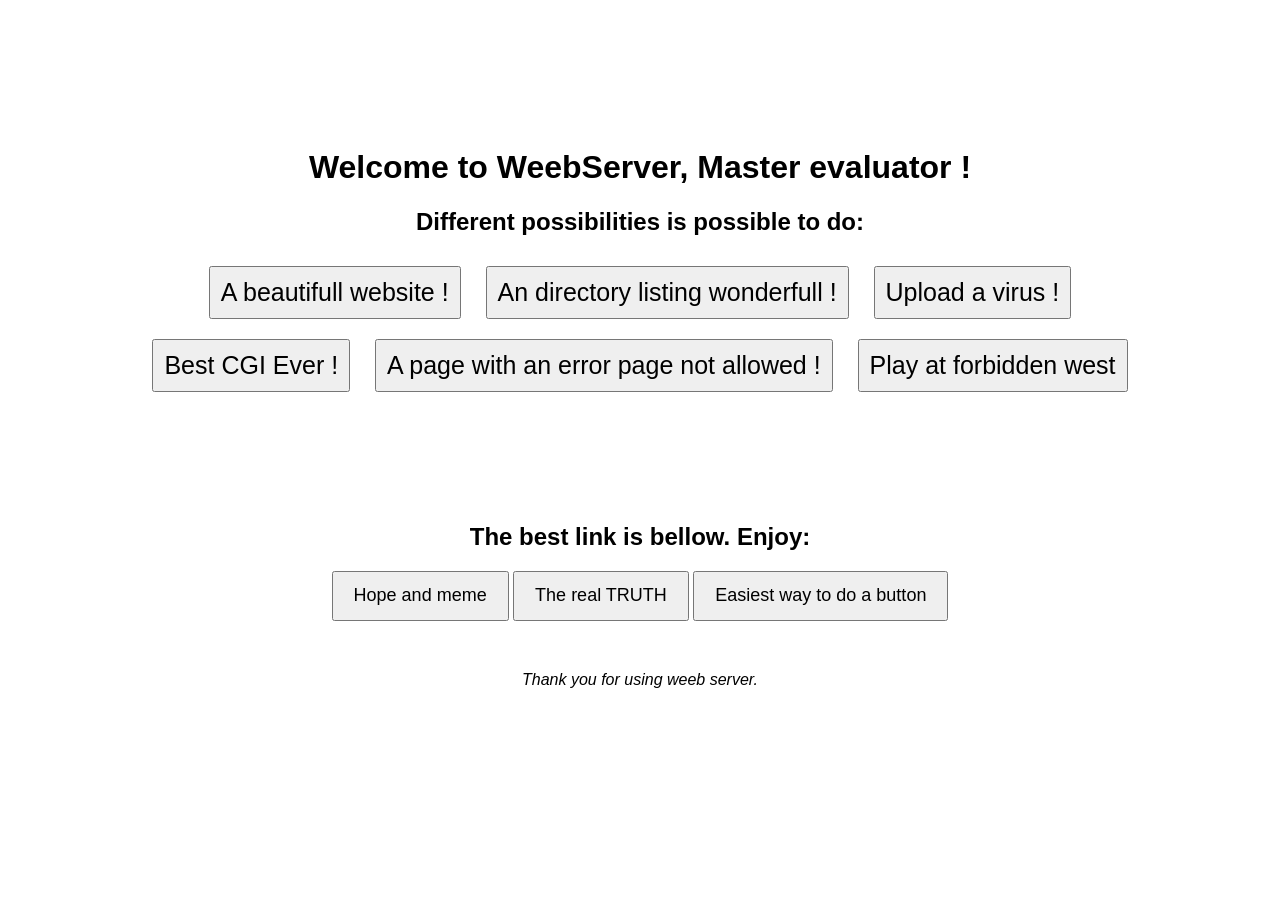
<file: www/index.html>
<!DOCTYPE html>
<html>

<head>
    <title>WeebServe!</title>
    <style>
        html {
            color-scheme: light dark;
        }

        body {
            font-family: Tahoma, Verdana, Arial, sans-serif;
        }
    </style>
</head>

<body style="display: block;margin: 5%; padding: 5%;">
    <center>
        <h1>Welcome to WeebServer, Master evaluator !</h1>
        <h2>Different possibilities is possible to do:</h2>
        <p>
            <button style="margin: 1%; padding: 10px; font-size: 25px;" onclick=" location.href='/tapir'"
                type=" button">
                A beautifull website !</button>
            <button style="margin: 1%; padding: 10px; font-size: 25px;" onclick="location.href='/mail_send'"
                type="button">
                An directory listing wonderfull !</button>
            <button style="margin: 1%; padding: 10px; font-size: 25px;" onclick="location.href='/hack'" type="button">
                Upload a virus !</button>
            <button style="margin: 1%; padding: 10px; font-size: 25px;" onclick="location.href='/cgi-bin/test.py'"
                type="button">Best CGI Ever !</button>
            <button style="margin: 1%; padding: 10px; font-size: 25px;" onclick="location.href='/notwork'"
                type="button">A page with an error page not allowed !</button>
            <button style="margin: 1%; padding: 10px; font-size: 25px;" onclick="location.href='/test'"
                type="button">Play at forbidden west</button>
        </p>
        <p style="flex-direction: row; align-items: center; padding-top: 30px; padding-bottom: 30px; font-size: 30px;">
        <h2>The best link is bellow. Enjoy: </h2>
        <button style="height: 50px; padding-inline: 20px; font-size: 18px;"
            onclick="location.href='https://gettrumpmemes.com/'">Hope and
            meme</button>
        <button style="height: 50px; padding-inline: 20px; font-size: 18px;"
            onclick="location.href='https://www.whitehouse.gov/aliens/'">The real
            TRUTH</button>
        <button style="height: 50px; padding-inline: 20px; font-size: 18px;"
            onclick="location.href='https://www.youtube.com/watch?v=xE9W9Ghe4Jk'">Easiest
            way to do a button</button>
        </p>
        <br>
        <p><em>Thank you for using weeb server.</em></p>
    </center>
</body>

</html>
</file>
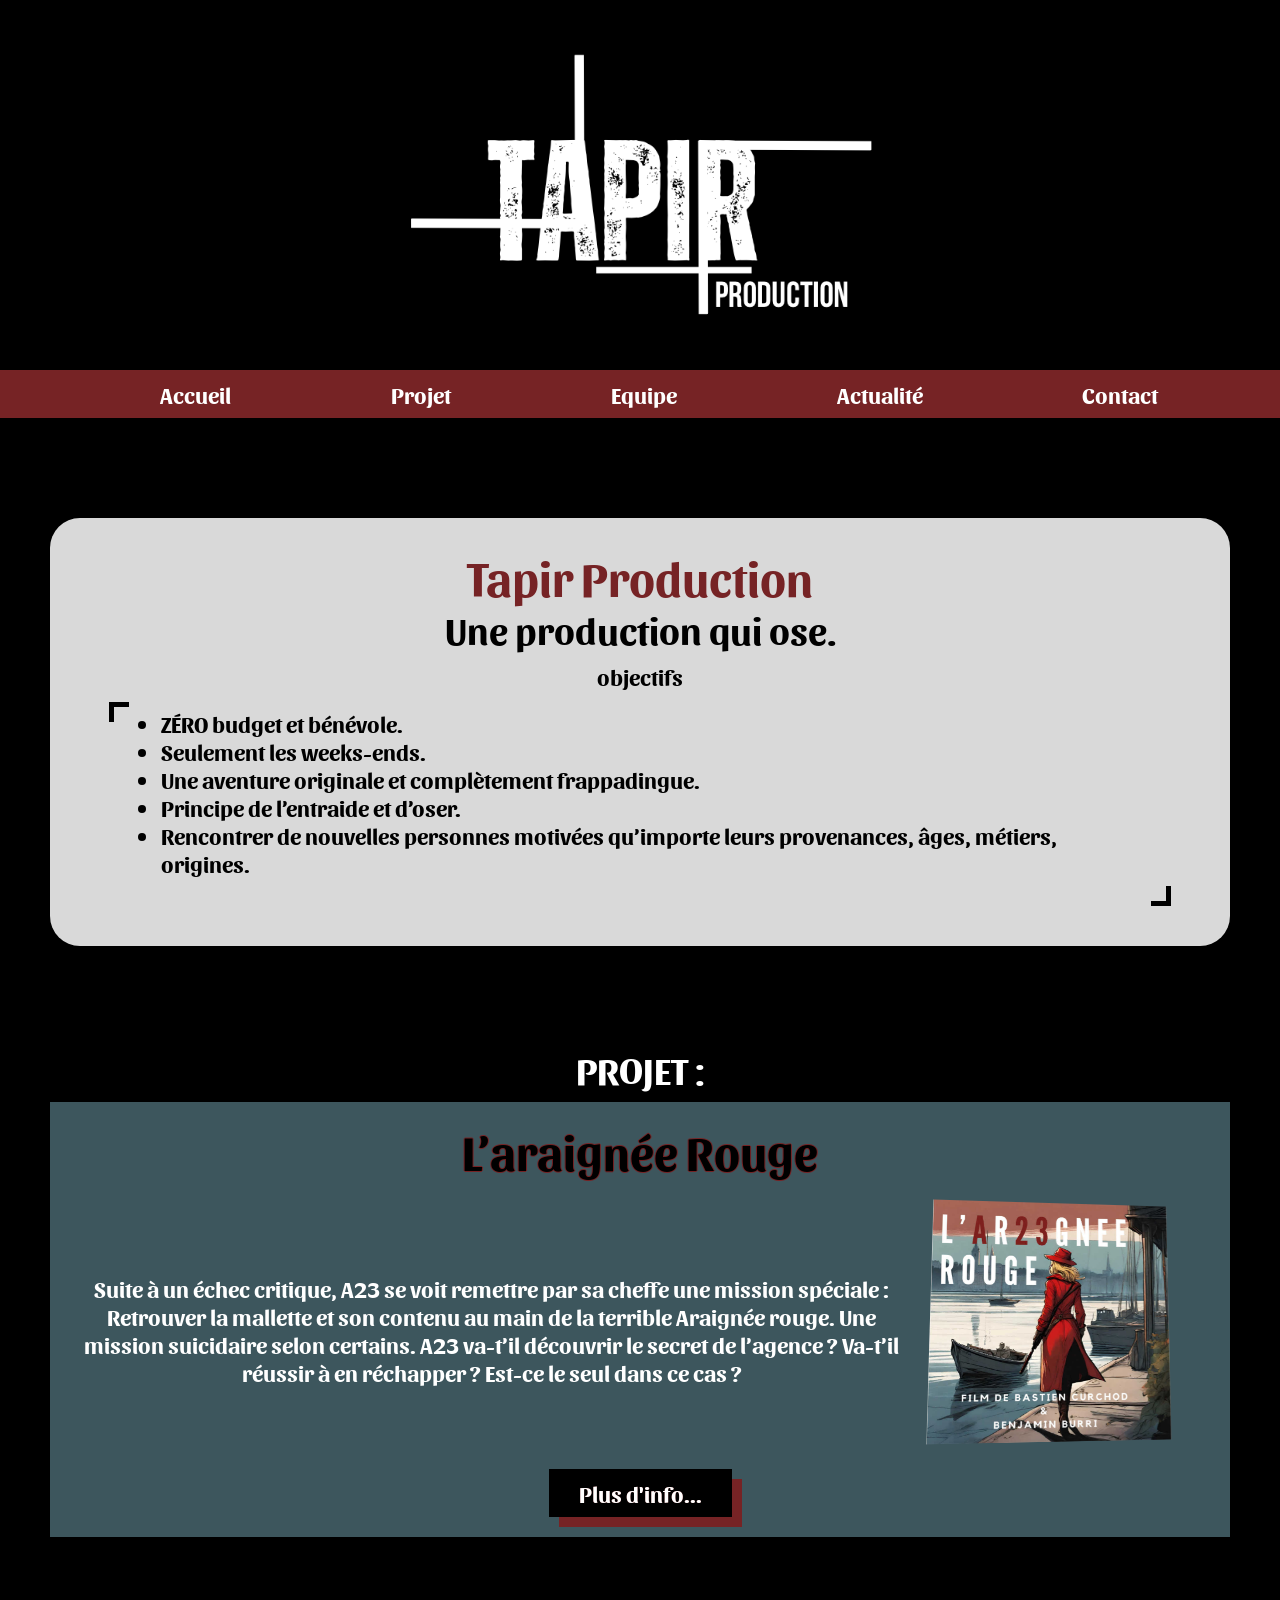
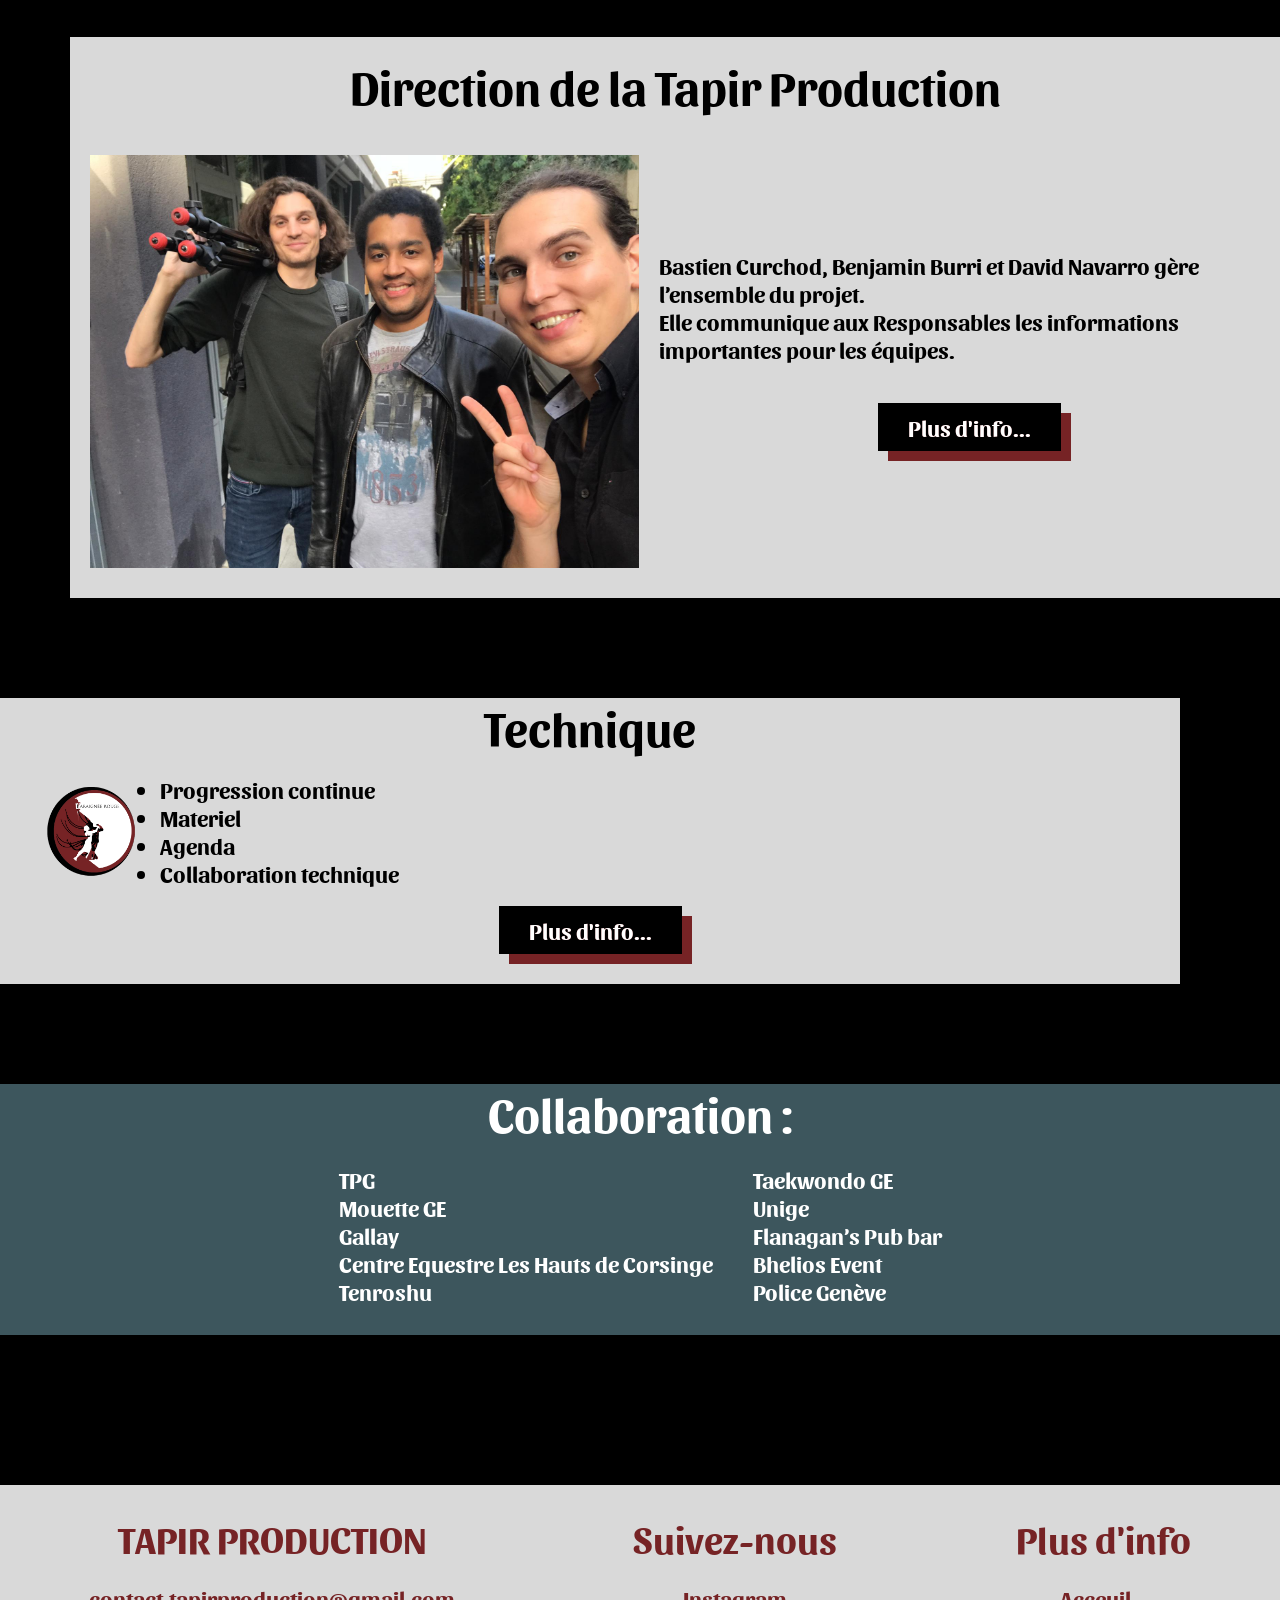
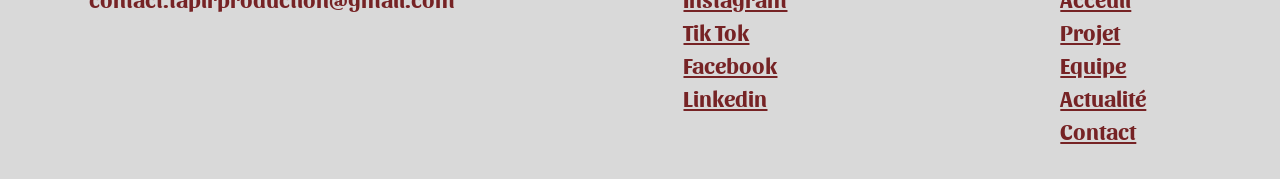
<file: www/tapir/index.html>
<!DOCTYPE html>
<html lang="fr">

<head>
    <meta charset="UTF-8">
    <link rel="icon" href="assets\img\logo.png">
    <meta name="viewport" content="width=device-width, initial-scale=1.0">
    <title>TAPIR Production</title>
    <link rel="stylesheet" href="style.css">
    <style>
        @import url("https://fonts.googleapis.com/css2?family=Sansita:ital,wght@0,400;0,700;0,800;0,900;1,400;1,700;1,800;1,900&display=swap");
    </style>
</head>

<body>
    <div class="mainImage">
        <img src="./assets/img/tapir pro.png" alt="itapir logo" width="40%">
    </div>
    <nav>
        <a href="">
            <h3>Accueil</h3>
        </a>
        <a href="">
            <h3>Projet</h3>
        </a>
        <a href="">
            <h3>Equipe</h3>
        </a>
        <a href="">
            <h3>Actualité</h3>
        </a>
        <a href="">
            <h3>Contact</h3>
        </a>
    </nav>

    <div class="introTapirPro">
        <div class="tTapir">
            <h1>Tapir Production</h1>
        </div>
        <div class="proOse">
            <h2>Une production qui ose.</h2>
        </div>
        <div class="form1"></div>
        <div class="objectif">
            <h3>objectifs</h3>
        </div>
        <ul class="lstObjectif">
            <h3>
                <li>ZÉRO budget et bénévole.</li>
                <li>Seulement les weeks-ends.</li>
                <li>Une aventure originale et complètement frappadingue.</li>
                <li>Principe de l’entraide et d’oser.</li>
                <li>Rencontrer de nouvelles personnes motivées qu’importe leurs provenances, âges, métiers, origines.
                </li>
            </h3>
        </ul>
        <div class="form2"></div>
    </div>
    <div class="project_text">
        <h2>PROJET :</h2>
    </div>
    <div class="projet">
        <div class="title_project">
            <h1>L’araignée Rouge</h1>
        </div>
        <div class="structProjet">
            <div class="resume">
                <h3>
                    <center>
                        Suite à un échec critique, A23 se voit remettre par sa cheffe une mission spéciale :
                        Retrouver la mallette et son contenu au main de la terrible Araignée rouge.
                        Une mission suicidaire selon certains. A23 va-t’il découvrir le secret de l’agence ?
                        Va-t’il réussir à en réchapper ? Est-ce le seul dans ce cas ?
                    </center>
                </h3>
            </div>

            <div class="img_project">
                <img src="./assets/img/titre_film.jpg" alt="img film" class="imgResume">
            </div>
        </div>
        <div class="plusInfo">
            <a href="">
                <h3>Plus d'info...</h3>
            </a>
        </div>
    </div>
    <div class="Direction">
        <div class="title_dir">
            <h1>Direction de la Tapir Production</h1>
        </div>
        <div class="information">
            <div class="img_resp">
                <img src="./assets/img/Responsable.jpg" alt="responsable">
            </div>
            <div class="descr_resp">
                <h3>
                    Bastien Curchod, Benjamin Burri et David Navarro gère l’ensemble du projet.<br>
                    Elle communique aux Responsables les informations importantes pour les équipes.
                </h3>
                <div class="plusInfo">
                    <a href="">
                        <h3>Plus d'info...</h3>
                    </a>
                </div>
            </div>
        </div>

    </div>
    <div class="technique">
        <div class="title_technique">
            <h1>Technique</h1>
        </div>

        <ul class="info">
            <div class="img_logo">
                <img src="./assets/img/logo.png" alt="logo">
            </div>
            <div class="lst_tech">
                <h3>
                    <li>Progression continue</li>
                    <li>Materiel</li>
                    <li>Agenda</li>
                    <li>Collaboration technique</li>
                </h3>
            </div>
        </ul>
        <div class="plusInfo">
            <a href="">
                <h3>Plus d'info...</h3>
            </a>
        </div>
    </div>

    <div class="partenair">
        <div class="txt_part">
            <h1>Collaboration :</h1> <br>
        </div>
        <div class="lst">
            <div class="lst1">
                <h3>
                    TPG <br>
                    Mouette GE <br>
                    Gallay<br>
                    Centre Equestre Les Hauts de Corsinge<br>
                    Tenroshu<br></h3>
            </div>
            <div class="lst2">
                <h3>
                    Taekwondo GE<br>
                    Unige<br>
                    Flanagan’s Pub bar<br>
                    Bhelios Event<br>
                    Police Genève<br></h3>
            </div>

        </div>
    </div>
    <div class="footPage">
        <div class="lst1">
            <div class="tapir">
                <h2>TAPIR PRODUCTION</h2>
            </div>
            <div class="mail">
                <br>
                <h3>contact.tapirproduction@gmail.com</h3>
            </div>
        </div>
        <div class="lst2">
            <div class="follow">
                <h2>Suivez-nous</h2>
            </div>
            <div class="reseau">
                <br>
                <h3><a href="https://www.instagram.com/tapirproduction/">Instagram</a><br>
                    <h3><a href="https://www.tiktok.com/@tapir_production">Tik Tok</a><br>
                        <h3><a href="https://www.facebook.com/tapir.production/">Facebook</a><br>
                            <h3><a href="https://www.facebook.com/tapir.production/">Linkedin</a><br>
            </div>
        </div>
        <div class="lst3">
            <div class="info">
                <h2>Plus d'info</h2>
            </div>
            <div class="lstPart">
                <div class="lstPart1">
                    <br>
                    <h3><a href="">Acceuil</a><br></h3>
                    <h3><a href="">Projet</a><br></h3>
                    <h3><a href="">Equipe</a><br></h3>
                    <h3><a href="">Actualité</a><br></h3>
                    <h3><a href="">Contact</a><br></h3>
                </div>
                <div class="lstPart2">
                </div>

            </div>
        </div>
    </div>
</body>

</html>
</file>
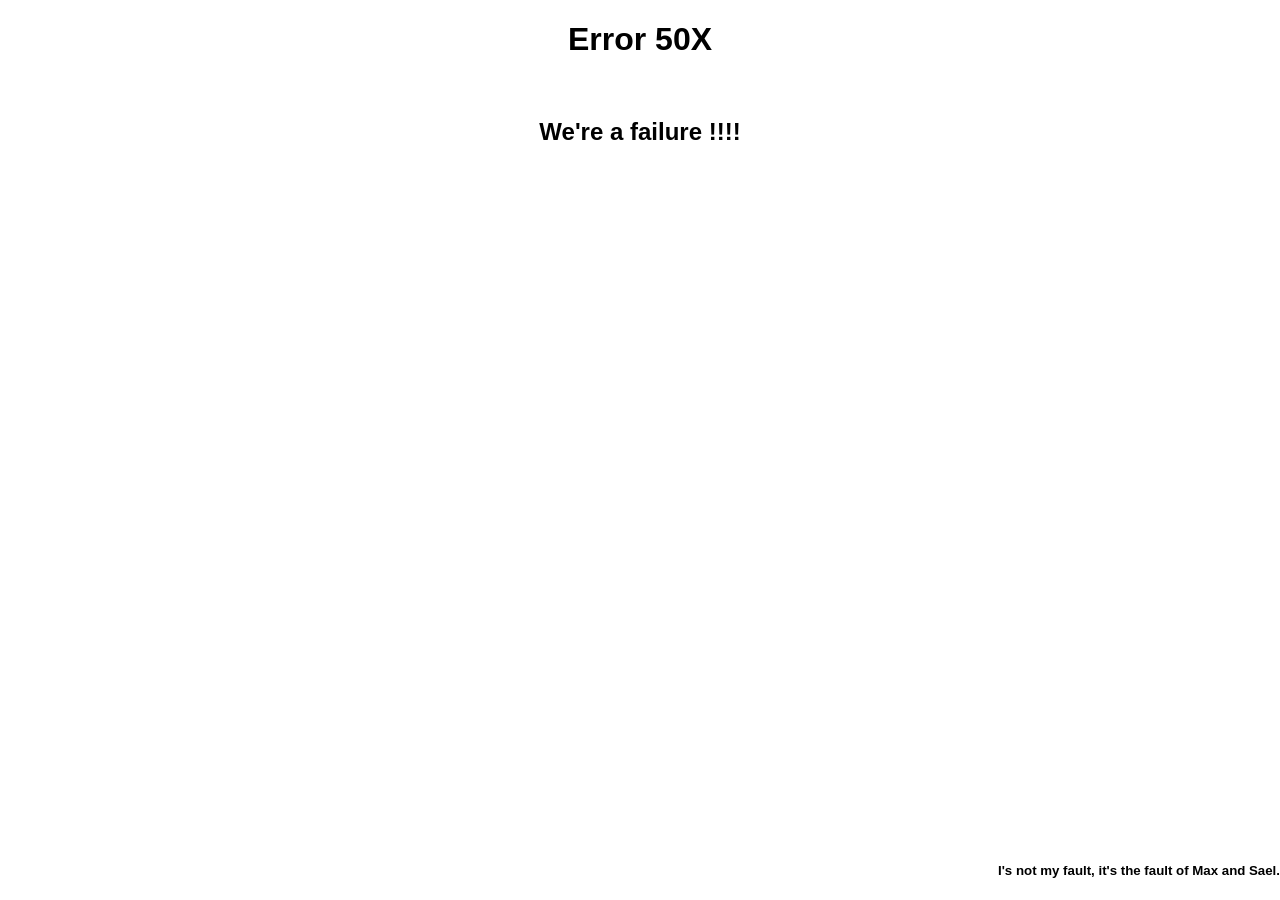
<file: www/error/50X.html>
<!DOCTYPE html>
<html>

<head>
    <title>50X SHIT!</title>
    <style>
        html {
            color-scheme: light dark;
        }

        body {
            width: 35em;
            margin: 0 auto;
            font-family: Tahoma, Verdana, Arial, sans-serif;
            text-align: center;
        }
    </style>
</head>

<body>
    <h1>Error 50X</h1>
    <br>
    <h2>We're a failure !!!!</h2>
    <h5 style="position: absolute;bottom: 0; right: 0;">I's not my fault, it's the fault of Max and Sael.</h5>
</body>

</html>
</file>
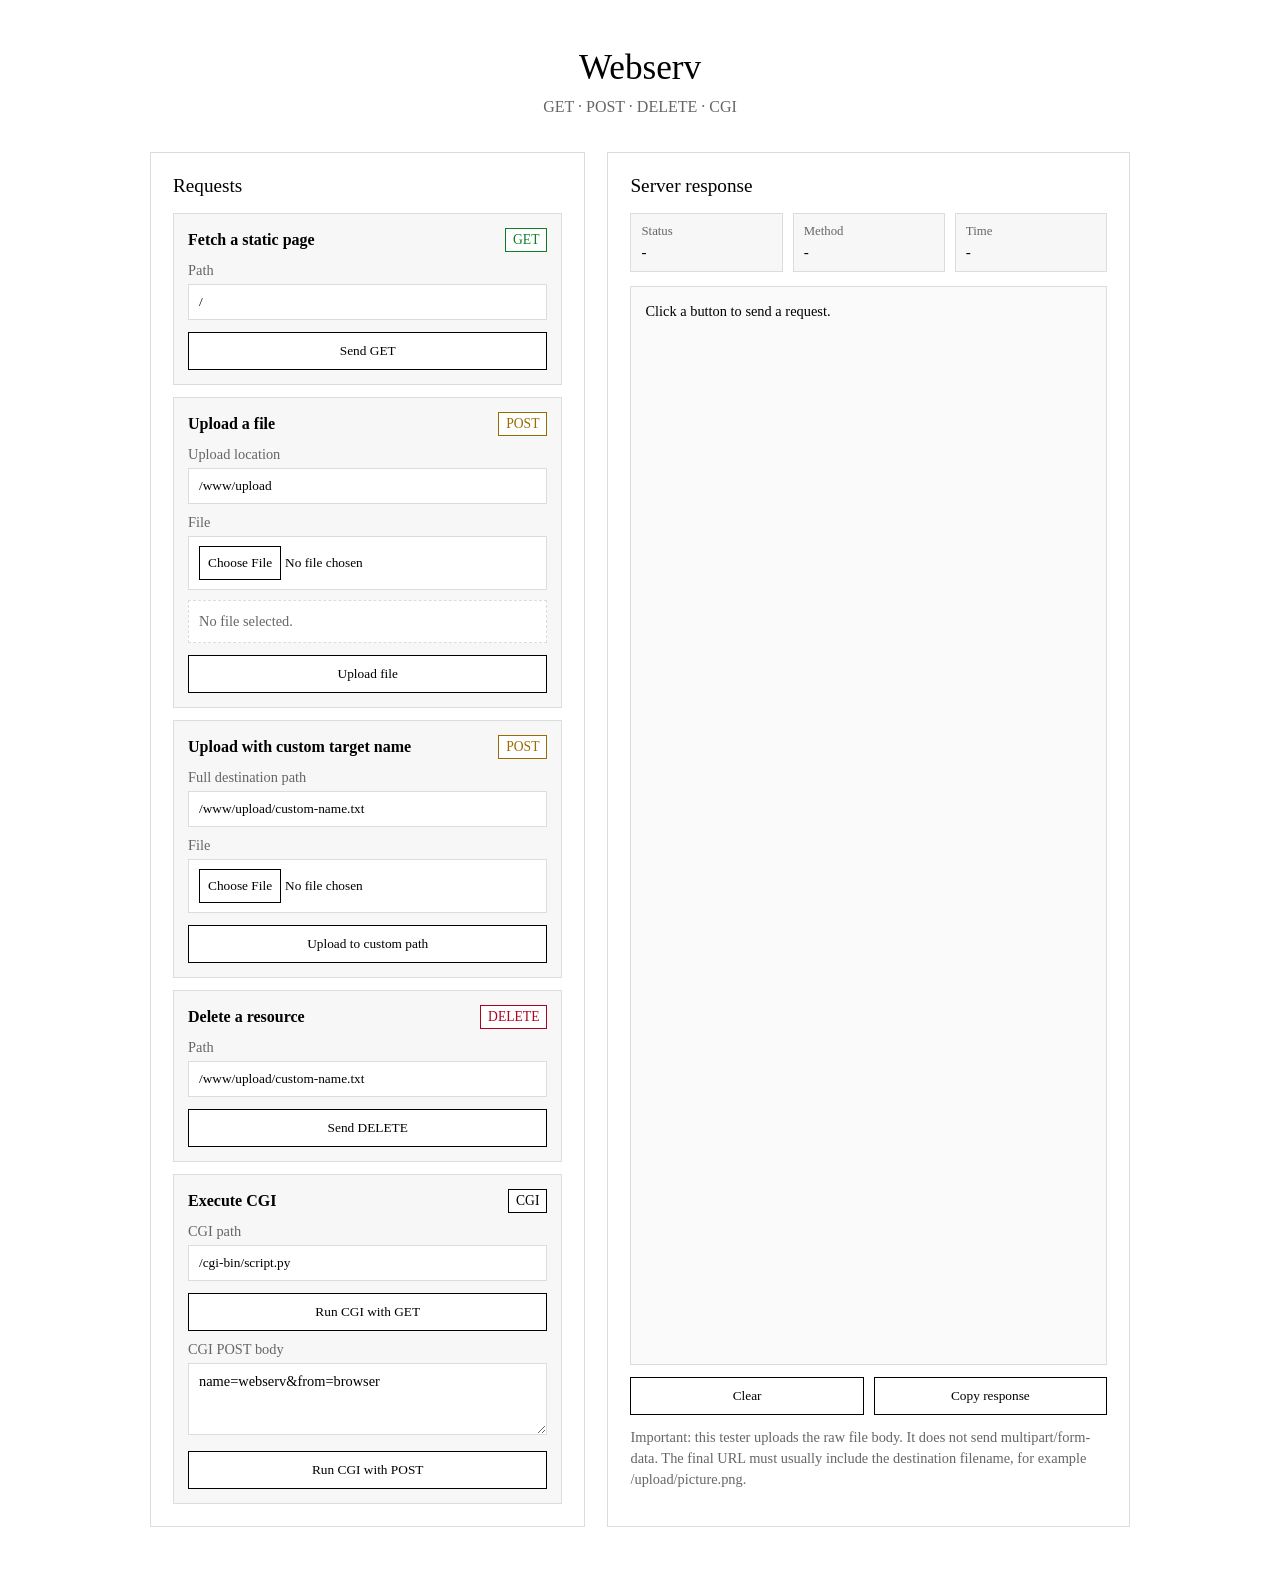
<file: www/hack/tester.html>
<!DOCTYPE html>
<html lang="en">

<head>
    <meta charset="UTF-8">
    <title>webserv tester</title>

    <style>
        :root {
            --bg: #ffffff;
            --fg: #000000;
            --muted: #666666;
            --line: #dcdcdc;
            --soft: #f7f7f7;
            --ok: #0a7f28;
            --bad: #b00020;
            --warn: #9a6b00;
        }

        * {
            box-sizing: border-box;
        }

        body {
            margin: 0;
            min-height: 100vh;
            background: var(--bg);
            color: var(--fg);
            font-family: "Comic Sans MS", cursive;
            display: flex;
            justify-content: center;
            padding: 48px 20px;
        }

        main {
            width: min(980px, 100%);
        }

        header {
            text-align: center;
            margin-bottom: 36px;
        }

        h1 {
            font-size: 2.2em;
            margin: 0 0 10px;
            font-weight: normal;
        }

        .subtitle {
            color: var(--muted);
            margin: 0;
        }

        .logo-scene {
            perspective: 600px;
            display: inline-block;
            margin-top: 22px;
        }

        .logo-miku {
            width: 150px;
            transform: rotateY(180deg);
            transition: transform 0.6s ease;
            transform-style: preserve-3d;
        }

        .logo-miku:hover {
            transform: rotateY(-180deg);
            border-radius: 18px;
        }

        .logo-teto {
            width: 150px;
            transition: transform 0.6s ease;
            transform-style: preserve-3d;
        }

        .logo-teto:hover {
            transform: rotateY(360deg);
            border-radius: 18px;
        }

        .layout {
            display: grid;
            grid-template-columns: 1fr 1.2fr;
            gap: 22px;
        }

        @media (max-width: 780px) {
            .layout {
                grid-template-columns: 1fr;
            }
        }

        section {
            border: 1px solid var(--line);
            background: white;
            padding: 22px;
        }

        h2 {
            margin: 0 0 16px;
            font-size: 1.2em;
            font-weight: normal;
        }

        .test-grid {
            display: grid;
            gap: 12px;
        }

        .test {
            border: 1px solid var(--line);
            padding: 14px;
            background: var(--soft);
        }

        .test-title {
            display: flex;
            align-items: center;
            justify-content: space-between;
            gap: 12px;
            margin-bottom: 10px;
        }

        .method {
            font-size: 0.85em;
            border: 1px solid var(--fg);
            padding: 3px 7px;
            background: white;
        }

        .method.get {
            color: var(--ok);
            border-color: var(--ok);
        }

        .method.post {
            color: var(--warn);
            border-color: var(--warn);
        }

        .method.delete {
            color: var(--bad);
            border-color: var(--bad);
        }

        .method.cgi {
            color: black;
            border-color: black;
        }

        label {
            display: block;
            font-size: 0.9em;
            color: var(--muted);
            margin: 10px 0 5px;
        }

        input,
        textarea {
            width: 100%;
            border: 1px solid var(--line);
            background: white;
            color: black;
            font-family: "Comic Sans MS", cursive;
            padding: 9px 10px;
            outline: none;
        }

        input[type="file"]::file-selector-button {
            padding: 8px;
            background: white;
            border: 1px solid black;
            font-family: "Comic Sans MS", cursive;
        }

        input[type="file"]::file-selector-button:hover {
            background: black;
            color: white;
            transition: transform 0.15s ease, background 0.15s ease, color 0.15s ease;
        }

        textarea {
            min-height: 72px;
            font-family: "Comic Sans MS", cursive;
            resize: vertical;
            font-size: 0.9em;
        }

        input:focus,
        textarea:focus {
            border-color: black;
        }

        button {
            margin-top: 12px;
            width: 100%;
            padding: 10px 12px;
            border: 1px solid black;
            background: white;
            font-family: "Comic Sans MS", cursive;
            color: black;
            cursor: pointer;
            transition: transform 0.15s ease, background 0.15s ease, color 0.15s ease;
        }

        button:hover {
            background: black;
            color: white;
            transform: translateY(-1px);
        }

        button:active {
            transform: translateY(1px);
        }

        .file-preview {
            margin-top: 10px;
            padding: 10px;
            border: 1px dashed var(--line);
            background: white;
            color: var(--muted);
            font-size: 0.9em;
            line-height: 1.45;
        }

        .response-box {
            min-height: 520px;
            display: flex;
            flex-direction: column;
        }

        .response-meta {
            display: grid;
            grid-template-columns: repeat(3, 1fr);
            gap: 10px;
            margin-bottom: 14px;
        }

        .meta-card {
            border: 1px solid var(--line);
            padding: 10px;
            background: var(--soft);
        }

        .meta-label {
            display: block;
            color: var(--muted);
            font-size: 0.8em;
            margin-bottom: 4px;
        }

        .meta-value {
            font-size: 0.95em;
            word-break: break-word;
        }

        .ok-text {
            color: var(--ok);
        }

        .bad-text {
            color: var(--bad);
        }

        pre {
            flex: 1;
            margin: 0;
            border: 1px solid var(--line);
            background: #fafafa;
            padding: 14px;
            overflow: auto;
            white-space: pre-wrap;
            word-break: break-word;
            font-family: "Comic Sans MS", cursive;
            font-size: 0.9em;
            line-height: 1.45;
        }

        .hint {
            color: var(--muted);
            font-size: 0.9em;
            margin-top: 12px;
            line-height: 1.45;
        }

        .small-actions {
            display: flex;
            gap: 10px;
            margin-top: 12px;
        }

        .small-actions button {
            margin-top: 0;
        }
    </style>
</head>

<body>
    <main>
        <header>
            <h1>Webserv</h1>
            <p class="subtitle">GET · POST · DELETE · CGI</p>
            </div>
        </header>

        <div class="layout">
            <section>
                <h2>Requests</h2>

                <div class="test-grid">
                    <div class="test">
                        <div class="test-title">
                            <strong>Fetch a static page</strong>
                            <span class="method get">GET</span>
                        </div>

                        <label for="getPath">Path</label>
                        <input id="getPath" value="/" />

                        <button onclick="sendGet()">Send GET</button>
                    </div>

                    <div class="test">
                        <div class="test-title">
                            <strong>Upload a file</strong>
                            <span class="method post">POST</span>
                        </div>

                        <label for="uploadBasePath">Upload location</label>
                        <input id="uploadBasePath" value="/www/upload" />

                        <label for="uploadFile">File</label>
                        <input id="uploadFile" type="file" onchange="showSelectedFile()" />

                        <div id="filePreview" class="file-preview">
                            No file selected.
                        </div>

                        <button onclick="uploadFile()">Upload file</button>
                    </div>

                    <div class="test">
                        <div class="test-title">
                            <strong>Upload with custom target name</strong>
                            <span class="method post">POST</span>
                        </div>

                        <label for="customUploadPath">Full destination path</label>
                        <input id="customUploadPath" value="/www/upload/custom-name.txt" />

                        <label for="customUploadFile">File</label>
                        <input id="customUploadFile" type="file" />

                        <button onclick="uploadFileToCustomPath()">Upload to custom path</button>
                    </div>

                    <div class="test">
                        <div class="test-title">
                            <strong>Delete a resource</strong>
                            <span class="method delete">DELETE</span>
                        </div>

                        <label for="deletePath">Path</label>
                        <input id="deletePath" value="/www/upload/custom-name.txt" />

                        <button onclick="sendDelete()">Send DELETE</button>
                    </div>

                    <div class="test">
                        <div class="test-title">
                            <strong>Execute CGI</strong>
                            <span class="method cgi">CGI</span>
                        </div>

                        <label for="cgiPath">CGI path</label>
                        <input id="cgiPath" value="/cgi-bin/script.py" />

                        <button onclick="sendCgiGet()">Run CGI with GET</button>

                        <label for="cgiBody">CGI POST body</label>
                        <textarea id="cgiBody">name=webserv&from=browser</textarea>

                        <button onclick="sendCgiPost()">Run CGI with POST</button>
                    </div>
                </div>
            </section>

            <section class="response-box">
                <h2>Server response</h2>

                <div class="response-meta">
                    <div class="meta-card">
                        <span class="meta-label">Status</span>
                        <span id="status" class="meta-value">-</span>
                    </div>

                    <div class="meta-card">
                        <span class="meta-label">Method</span>
                        <span id="method" class="meta-value">-</span>
                    </div>

                    <div class="meta-card">
                        <span class="meta-label">Time</span>
                        <span id="time" class="meta-value">-</span>
                    </div>
                </div>

                <pre id="response">Click a button to send a request.</pre>

                <div class="small-actions">
                    <button onclick="clearResponse()">Clear</button>
                    <button onclick="copyResponse()">Copy response</button>
                </div>

                <p class="hint">
                    Important: this tester uploads the raw file body. It does not send multipart/form-data.
                    The final URL must usually include the destination filename, for example /upload/picture.png.
                </p>
            </section>
        </div>
    </main>

    <script>
        const $ = (id) => document.getElementById(id);

        function joinPath(base, filename) {
            if (!base.startsWith("/")) {
                base = "/" + base;
            }

            if (base.endsWith("/")) {
                return base + encodeURIComponent(filename);
            }

            return base + "/" + encodeURIComponent(filename);
        }

        function setLoading(method, path) {
            $("status").textContent = "pending";
            $("status").className = "meta-value";
            $("method").textContent = method;
            $("time").textContent = "-";
            $("response").textContent = "Sending " + method + " " + path + " ...";
        }

        function formatHeaders(headers) {
            let out = "";

            for (const pair of headers.entries()) {
                out += pair[0] + ": " + pair[1] + "\n";
            }

            return out || "(no exposed headers)";
        }

        async function sendRequest(method, path, body, headers) {
            const started = performance.now();

            setLoading(method, path);

            try {
                const options = {
                    method: method,
                    headers: headers || {}
                };

                if (body !== undefined && body !== null) {
                    options.body = body;
                }

                const res = await fetch(path, options);
                const elapsed = Math.round(performance.now() - started);
                const text = await res.text();

                $("status").textContent = res.status + " " + res.statusText;
                $("status").className = "meta-value " + (res.ok ? "ok-text" : "bad-text");
                $("method").textContent = method;
                $("time").textContent = elapsed + " ms";

                $("response").textContent =
                    "URL: " + res.url + "\n" +
                    "Status: " + res.status + " " + res.statusText + "\n\n" +
                    "Headers:\n" +
                    formatHeaders(res.headers) +
                    "\n\nBody:\n" +
                    (text || "(empty body)");
            } catch (err) {
                $("status").textContent = "request failed";
                $("status").className = "meta-value bad-text";
                $("method").textContent = method;
                $("time").textContent = "-";
                $("response").textContent =
                    "Fetch error:\n" +
                    err.message + "\n\n" +
                    "Possible causes:\n" +
                    "- server is not running\n" +
                    "- path does not exist\n" +
                    "- method is not allowed in config\n" +
                    "- file already exists and server returned 409\n" +
                    "- body is larger than client_max_body_size\n" +
                    "- malformed CGI response\n" +
                    "- browser blocked the request";
            }
        }

        function sendGet() {
            sendRequest("GET", $("getPath").value);
        }

        function showSelectedFile() {
            const input = $("uploadFile");
            const preview = $("filePreview");

            if (!input.files || input.files.length === 0) {
                preview.textContent = "No file selected.";
                return;
            }

            const file = input.files[0];

            preview.textContent =
                "Name: " + file.name + "\n" +
                "Size: " + file.size + " bytes\n" +
                "Type: " + (file.type || "unknown") + "\n" +
                "Target: " + joinPath($("uploadBasePath").value, file.name);
        }

        function uploadFile() {
            const input = $("uploadFile");

            if (!input.files || input.files.length === 0) {
                $("response").textContent = "Select a file first.";
                $("status").textContent = "-";
                $("method").textContent = "POST";
                $("time").textContent = "-";
                return;
            }

            const file = input.files[0];
            const path = joinPath($("uploadBasePath").value, file.name);

            sendRequest(
                "POST",
                path,
                file,
                {
                    "Content-Type": file.type || "application/octet-stream"
                }
            );
        }

        function uploadFileToCustomPath() {
            const input = $("customUploadFile");

            if (!input.files || input.files.length === 0) {
                $("response").textContent = "Select a file first.";
                $("status").textContent = "-";
                $("method").textContent = "POST";
                $("time").textContent = "-";
                return;
            }

            const file = input.files[0];
            const path = $("customUploadPath").value;

            sendRequest(
                "POST",
                path,
                file,
                {
                    "Content-Type": file.type || "application/octet-stream"
                }
            );
        }

        function sendDelete() {
            sendRequest("DELETE", $("deletePath").value);
        }

        function sendCgiGet() {
            sendRequest("GET", $("cgiPath").value);
        }

        function sendCgiPost() {
            sendRequest(
                "POST",
                $("cgiPath").value,
                $("cgiBody").value,
                {
                    "Content-Type": "application/x-www-form-urlencoded"
                }
            );
        }

        function clearResponse() {
            $("status").textContent = "-";
            $("status").className = "meta-value";
            $("method").textContent = "-";
            $("time").textContent = "-";
            $("response").textContent = "Click a button to send a request.";
        }

        async function copyResponse() {
            try {
                await navigator.clipboard.writeText($("response").textContent);
            } catch (err) {
                $("response").textContent += "\n\nCould not copy response: " + err.message;
            }
        }
    </script>
</body>

</html>
</file>
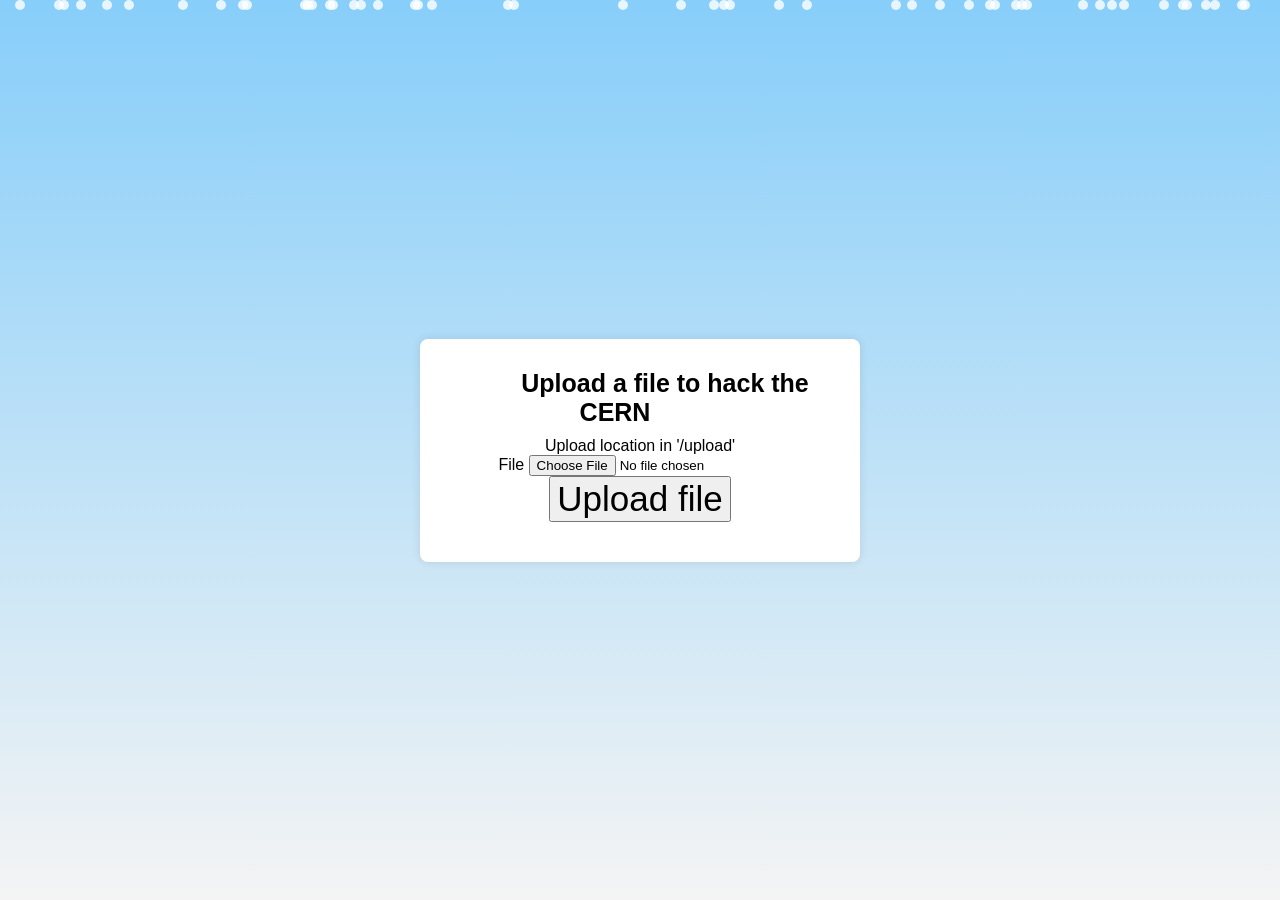
<file: www/hack/ti.html>
<!DOCTYPE html>
<html lang="en">

<head>
    <meta charset="UTF-8">
    <meta name="viewport" content="width=device-width, initial-scale=1.0">
    <title>File Upload Form with Snowfall</title>
    <style>
        body {
            font-family: 'Arial', sans-serif;
            margin: 0;
            padding: 0;
            display: flex;
            justify-content: center;
            align-items: center;
            height: 100vh;
            overflow: hidden;
            position: relative;
            background: linear-gradient(to bottom, #87CEFA, #f4f4f4);
            /* Subtle gradient background */
        }

        .snowfall {
            position: absolute;
            top: 0;
            left: 0;
            right: 0;
            bottom: 0;
            pointer-events: none;
            z-index: 1;
        }

        .snowflake {
            position: absolute;
            width: 10px;
            height: 10px;
            background-color: #fff;
            border-radius: 50%;
            opacity: 0.8;
            animation: snowfall linear infinite;
        }

        .upload-form {
            background-color: #fff;
            border-radius: 8px;
            box-shadow: 0 0 10px rgba(0, 0, 0, 0.1);
            padding: 20px;
            text-align: center;
            max-width: 400px;
            width: 100%;
            transition: transform 0.3s ease-in-out;
            z-index: 2;
        }

        .upload-form:hover {
            transform: scale(1.05);
        }

        .upload-form h2 {
            color: #333;
        }

        .file-input {
            margin: 20px 0;
            text-align: left;
        }

        .file-input label {
            display: block;
            margin-bottom: 8px;
            font-weight: bold;
        }

        .file-input input[type="file"] {
            width: 100%;
            padding: 10px;
            box-sizing: border-box;
        }

        .submit-btn {
            background-color: #4caf50;
            color: #fff;
            border: none;
            padding: 10px 20px;
            border-radius: 4px;
            cursor: pointer;
            font-size: 16px;
            transition: background-color 0.3s ease-in-out;
        }

        .submit-btn:hover {
            background-color: #45a049;
        }

        @keyframes snowfall {
            0% {
                transform: translateY(0);
            }

            100% {
                transform: translateY(100vh);
            }
        }
    </style>
</head>

<body>

    <div class="snowfall">
        <!-- Snowflakes will be dynamically added here using JavaScript -->
    </div>

    <div class="upload-form">
        <div class="test">
            <div style="padding: 10px; font-size: 25px;" class="test-title">
                <strong style="padding: 50px" ;>Upload a file to hack the CERN</strong>
            </div>

            <label>Upload location in '/upload'</label>
            <!--input id="uploadBasePath" value="/upload" /-->
            <br>
            <label for="uploadFile">File</label>
            <input id="uploadFile" type="file" name="file" />

            <button style="font-size: 35px;" onclick="uploadFile()">Upload file</button>
        </div>

        <div class="file-input">
        </div>
    </div>

    <script>
        // JavaScript to dynamically create snowflakes
        const snowfallContainer = document.querySelector('.snowfall');

        for (let i = 0; i < 50; i++) {
            const snowflake = document.createElement('div');
            snowflake.className = 'snowflake';
            snowflake.style.left = `${Math.random() * 100}vw`;
            snowflake.style.animationDuration = `${Math.random() * 2 + 1}s`;
            snowflake.style.animationDelay = `${Math.random()}s`;
            snowfallContainer.appendChild(snowflake);
        }

        const $ = (id) => document.getElementById(id);

        async function sendRequest(method, destination_path, body, headers) {

            //try {
            const options = {
                method: method,
                headers: headers || {}
            };

            if (body !== undefined && body !== null) {
                options.body = body;
            }

            const text = await body.text();
            console.log(destination_path);
            await fetch(destination_path, {
                method: "POST",
                body: text,
                headers: { "content-Type": body.type || "application/octet-stream" }
            });

            return;
        }

        function uploadFile() {
            const input = $("uploadFile");

            if (!input.files || input.files.length === 0) {
                return;
            }

            const file = input.files[0];
            const destination_path = "/www/upload/" + file.name;
            sendRequest("POST", destination_path, file,
                { "Content-Type": file.type || "application/octet-stream" }
            );
        }
    </script>
</body>

</html>
</file>
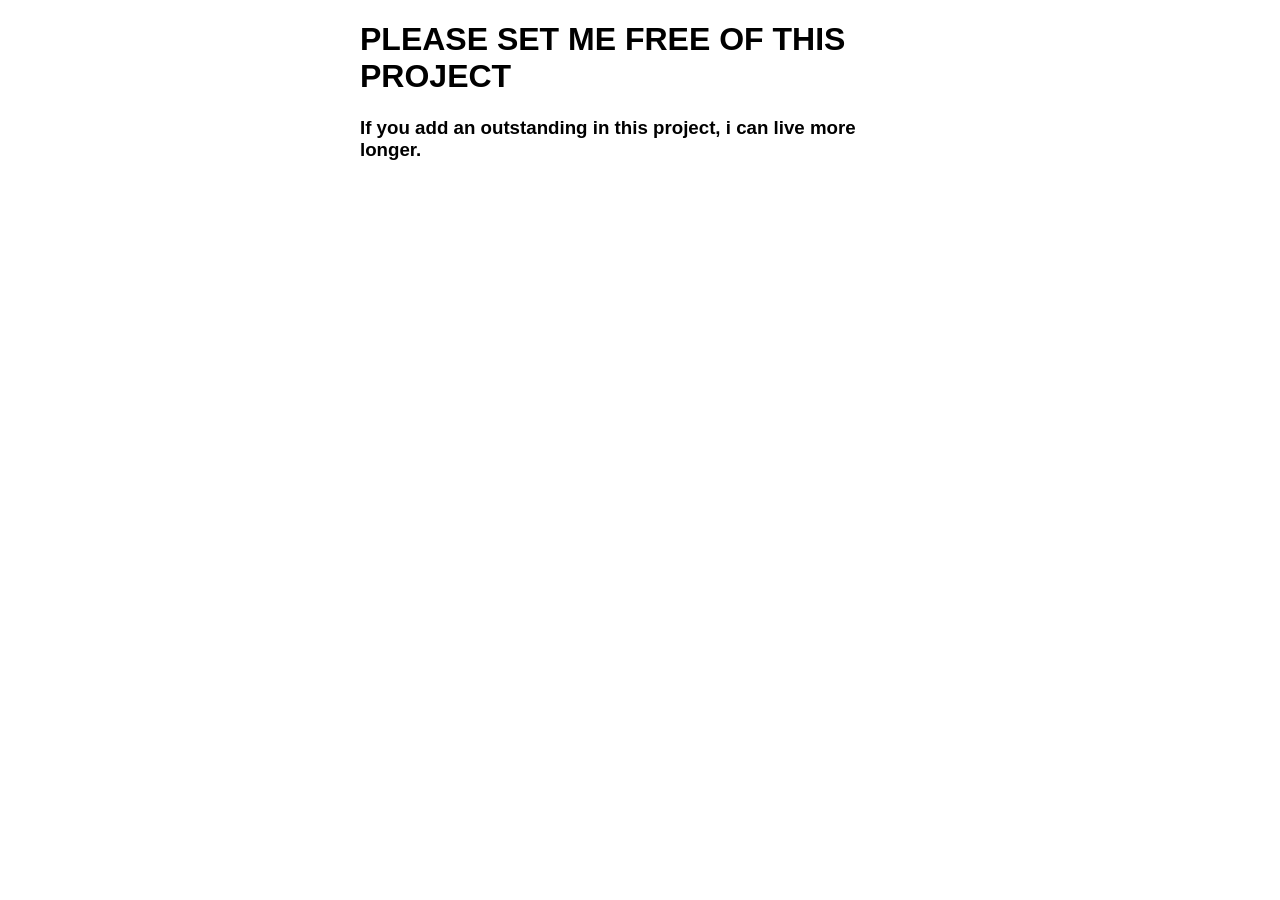
<file: www/mail_send/save_me.html>
<!DOCTYPE html>
<html>

<head>
    <title>WeebServe!</title>
    <style>
        html {
            color-scheme: light dark;
        }

        body {
            width: 35em;
            margin: 0 auto;
            font-family: Tahoma, Verdana, Arial, sans-serif;
        }
    </style>
</head>

<body>
    <h1>PLEASE SET ME FREE OF THIS PROJECT</h1>
    <h3>If you add an outstanding in this project, i can live more longer.</h3>
</body>

</html>
</file>
<file: www/tapir/style.css>
:root {
    --color1: #762325;
    --color2: #000000;
    --color3: white;
    --color4: rgb(217, 217, 217);
    --color5: #3D565D;

}

body {
    margin-top: 0px;
    background: var(--color2);
    color: var(--color3);
    margin: 0px;
    list-style: none;
    box-sizing: border-box;
    text-decoration: none;
    font-family: "Sansita", sans-serif;
    font-size: 1.2em;
    font-style: normal;

    h1 {
        margin: 0px;
        font-size: 2.5em;
    }

    h2 {
        margin: 0px;
        font-size: 2em;
    }

    h3 {
        margin: 0px;
        font-size: 1.2em;
    }

    h4 {
        font-size: .8em;
        margin: 0px;
    }

    @media only screen and (max-width:800px) {
        h1 {
            font-size: 1.75em;
        }

        h2 {
            font-size: 1.2em;
        }

        h3 {
            font-size: .7em;
        }

        h4 {
            font-size: .5em;
        }
    }

    @media only screen and (max-width:420px) {
        h1 {
            font-size: 1.2em;
        }

        h2 {
            font-size: .75em;
        }

        h3 {
            font-size: .4em;
        }

        h4 {
            font-size: .2em;
        }
    }

    /*
    @media only screen and (max-width:530px) {
        h1 {
            font-size: 2.5em;
        }
        h2 {
            font-size: 2em;
        }
        h3 {
            margin: 0px;
            font-size: 1.2em;
        }
        h4 {
            font-size: .8em;
            margin: 0px;
        }
        }

    @media only screen and (max-width:400px) {
        h1 {
            font-size: 2.5em;
        }
        h2 {
            font-size: 2em;
        }
        h3 {
            margin: 0px;
            font-size: 1.2em;
        }
        h4 {
            font-size: .8em;
            margin: 0px;
        }
    }*/
}



.mainImage {
    max-height: 10%;
    display: flex;
    justify-content: center;
    margin: 50px;
}

nav {
    display: flex;
    background: var(--color1);
    padding: 10px 0px;
    justify-content: space-evenly;

    a {
        padding-left: 3%;
        text-decoration: none;
        /* pas d'héritage avec effet souligné */
        color: #ffffff;
        /* couleur du texte */

        transition: .5s;
        /* temps de transition lors du hover : une demi seconde */
    }
}

.introTapirPro {
    color: var(--color2);
    padding: 30px 20px 50px;
    margin: 100px 50px 100px 50px;
    border-radius: 30px;
    background: var(--color4);
    display: flex;
    flex-direction: column;
    justify-content: center;
    align-items: center;
    position: relative;

    .proOse {
        margin-bottom: 10px;
    }


    .form1 {
        position: absolute;
        left: 5%;
        top: 43%;
        width: 20px;
        height: 20px;
        background-color: #000000;
        clip-path: polygon(0% 0%, 0% 100%, 25% 100%, 25% 25%, 100% 25%, 100% 0%);
    }

    ul {
        padding-left: 8%;
        padding-right: 8%;
    }


    h1 {
        color: var(--color1);
    }

    .form2 {
        position: absolute;

        clip-path: polygon(100% 0, 100% 100%, 0 100%, 0 75%, 75% 75%, 75% 0);
        background-color: #000000;
        width: 20px;
        height: 20px;
        bottom: 40px;
        right: 5%;
    }
}

.project_text {
    display: flex;
    align-items: center;
    justify-content: center;
    margin-top: 0px;

    h2 {
        margin: 0px 0px 0px 0px;
    }
}

.projet {
    background-color: var(--color5);
    display: flex;
    align-items: center;
    margin-top: 10px;
    margin-left: 50px;
    margin-right: 50px;
    margin-bottom: 100px;
    padding-bottom: 10px;
    padding-top: 20px;
    position: relative;
    z-index: 1;
    flex-direction: column;

    h1 {
        margin-top: 0px;
        margin-bottom: 0px;
    }

    .title_project {
        display: flex;
        flex-direction: column;
        padding-bottom: 20px;
        h1 {
            color: var(--color2);
            text-shadow: 0px 1px 0px var(--color1), 0px -1px 0px var(--color1),
                1px 0px 0px var(--color1), -1px 0px 0px var(--color1);
        }
    }

    .structProjet {
        display: flex;
        flex-direction: row;
        justify-content: center;
        align-items: center;
        margin-bottom: 10px;

        .resume {
            display: flex;
            align-items: center;
            padding-top: 20px;
            padding-right: 20px;
            margin-left: 20px;
            margin-bottom: 20px;

        }


        .img_project {
            --a: 7deg;
            --r: 1, 1;
            display: flex;
            padding-bottom: 20px;
            padding-right: 5%;
            transform: perspective(400px) rotate3d(var(--r, 1, -1), 0, calc(var(--i, 1)*var(--a)));
            transition: all ease 0.5s;

            &:hover {
                --i: -2;
            }

            img {
                transition: all ease 0.5s;
                max-width: 100%;

                &:hover {
                    border-radius: 10px;
                }
            }
        }

        .img_project::after {
            background-color: var(--color1);
        }
    }
    .plusInfo {
        position: relative;
        padding-bottom: 10px;
        a {
            background: var(--color2);
            padding: 10px 30px;
            margin: 30px, 30px;
            display: block;
            z-index: .5;
            position: relative;
            -webkit-tap-highlight-color: rgba(0, 0, 0, 0);
            text-shadow: 0px 0px 0px var(--color1);
            box-shadow: 10px 10px 0 var(--color1);
            color: var(--color3);
            text-decoration: none;
            z-index: .5;
            transition: all ease 0.5s;

            &:hover {
                --i: -1;
                transition: all ease 0.5s;
                text-shadow: 8px 8px 0px var(--color1);
                box-shadow: 5px 5px 0 var(--color1);
            }
        }
    }

}

.Direction {
    background-color: var(--color4);
    color: var(--color2);
    margin-left: 70px;
    margin-bottom: 100px;
    padding-right: 0px;
    padding-bottom: 30px;
    display: flex;
    flex-direction: column;
    align-items: center;

    .title_dir {
        margin-top: 20px;
        margin-bottom: 20px;
    }

    .information {
        display: flex;
        align-items: center;

        .img_resp {
            display: flex;
            height: auto;
            width: 60%;
            padding: 20px 20px 0px 20px;

            img {
                max-width: 100%;
                height: auto;
            }
        }

        .descr_resp {
            display: flex;
            flex-direction: column;
            align-items: center;

            .plusInfo {
                position: relative;
                margin-top: 40px;
                a {
                    background: var(--color2);
                    padding: 10px 30px;
                    margin: 30px, 30px;
                    display: block;
                    z-index: .5;
                    position: relative;
                    -webkit-tap-highlight-color: rgba(0, 0, 0, 0);
                    text-shadow: 0px 0px 0px var(--color1);
                    box-shadow: 10px 10px 0 var(--color1);
                    color: var(--color3);
                    text-decoration: none;
                    z-index: .5;
                    transition: all ease 0.5s;

                    &:hover {
                        --i: -1;
                        transition: all ease 0.5s;
                        text-shadow: 8px 8px 0px var(--color1);
                        box-shadow: 5px 5px 0 var(--color1);
                        ;

                    }
                }
            }
        }
    }
}

.technique {
    background-color: var(--color4);
    margin-right: 100px;
    margin-bottom: 100px;
    padding-right: 0px;
    padding-bottom: 30px;
    display: flex;
    flex-direction: column;
    color: var(--color2);

    .title_technique {
        display: flex;
        justify-content: center;

    }

    .info {
        display: flex;
        align-items: center;
        justify-content: flex-start;

        .img_logo {
            display: flex;
            height: 100px;
            padding-right: 20px;
        }
    }

    .plusInfo {

        display: flex;
        justify-content: center;
        
        color: var(--color3);
        margin-left: 10px;
        margin-right: 10px;
        position: relative;

        a {
            background: var(--color2);
            padding: 10px 30px;
            margin: 30px, 30px;
            display: block;
            z-index: .5;
            position: relative;
            -webkit-tap-highlight-color: rgba(0, 0, 0, 0);
            text-shadow: 0px 0px 0px var(--color1);
            box-shadow: 10px 10px 0 var(--color1);

            color: var(--color3);
            text-decoration: none;
            z-index: .5;
            transition: all ease 0.5s;


            &:hover {
                --i: -1;
                transition: all ease 0.5s;
                text-shadow: 8px 8px 0px var(--color1);
                box-shadow: 5px 5px 0 var(--color1);
                ;

            }
        }
    }
}

.partenair {
    margin-bottom: 150px;
    padding-bottom: 30px;
    background-color: var(--color5);
    display: flex;
    flex-direction: column;
    align-items: center;
    .lst {
        display: flex;
        .lst1 {
            margin-right: 20px;
        }
        .lst2 {
            margin-left: 20px;
        }
    }
}

.footPage {
    display: flex;
    justify-content: space-around;
    background-color: var(--color4);
    color: var(--color1);
    align-items: center;
    align-items: flex-start;
    padding-top: 30px;
    padding-bottom: 30px;

    .lst1 {
        display: flex;
        flex-direction: column;
        align-items: center;
    }

    .lst2 {
        text-decoration: none;
        display: flex;
        flex-direction: column;
        align-items: center;
        .reseau h3 {
            padding-bottom: 5px;
            a {
                color: var(--color1);
            }
        }
    }

    .lst3 {
        display: flex;
        flex-direction: column;
        align-items: center;

        .lstPart {
            display: flex;
            flex-direction: row;
            align-items: center;
            
            .lstPart1 h3{
                padding-bottom: 5px;
                a {
                    color: var(--color1);
                }
            }
        }
    }

}
</file>
